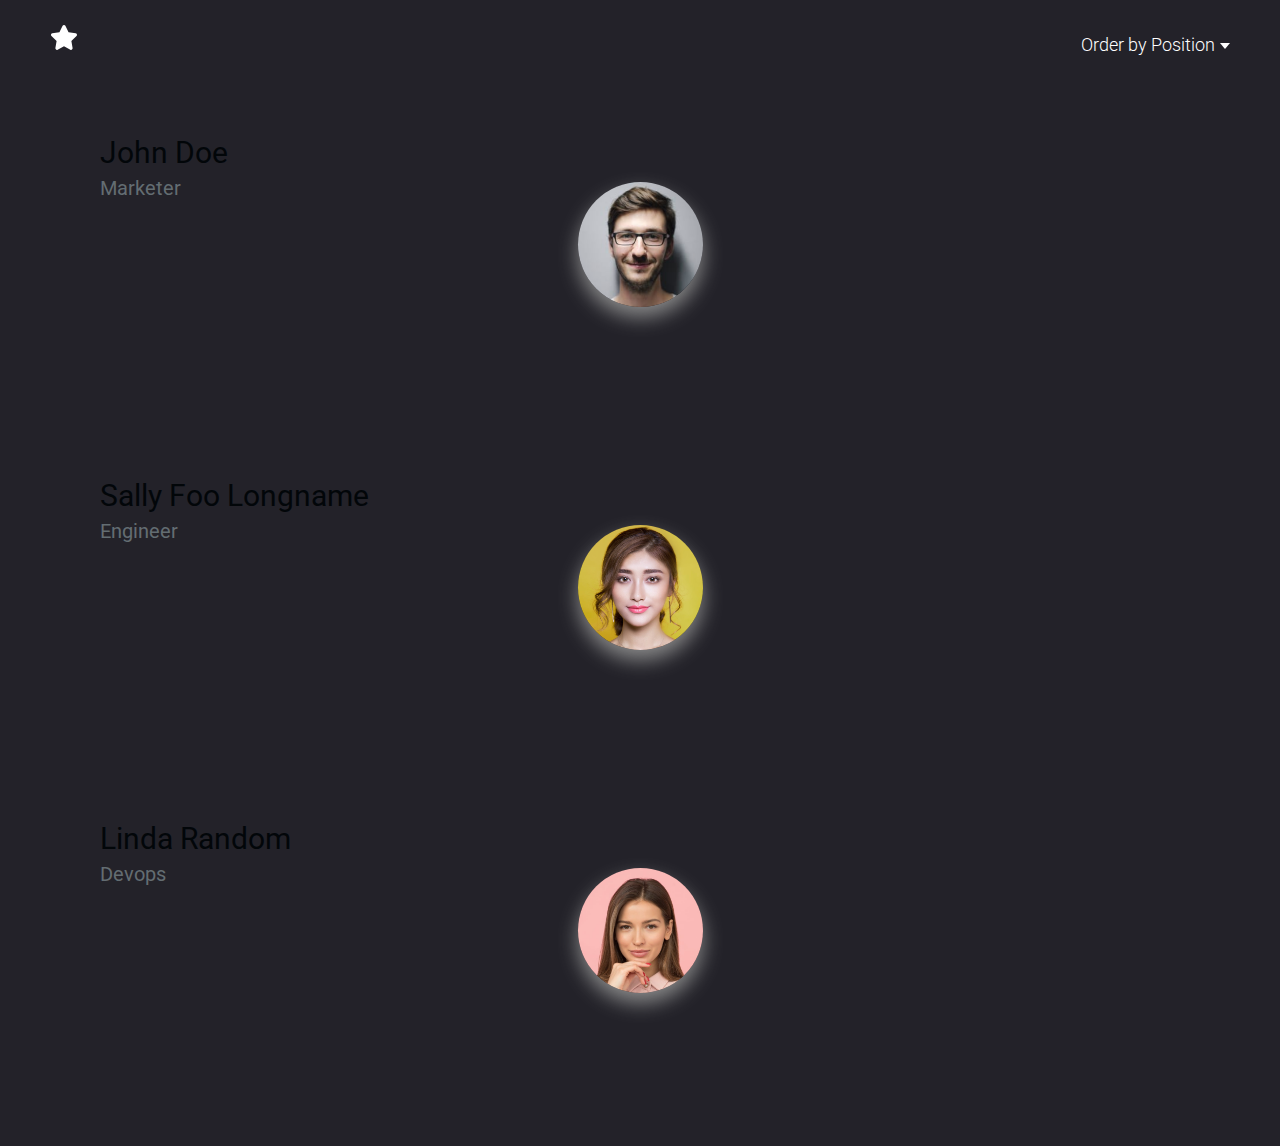
<file: index.html>
<!doctype html>
<html class="no-js" lang="">

<head>
  <meta charset="utf-8">
  <meta http-equiv="x-ua-compatible" content="ie=edge">
  <title>Auth0 Puzzle</title>
  <meta name="description" content="Auth0 Puzzle">
  <meta name="viewport" content="width=device-width, initial-scale=1, shrink-to-fit=no">
  <link rel="manifest" href="site.webmanifest">
  <link rel="apple-touch-icon" href="icon.png">
  <link rel="stylesheet" href="compiled_css/app.min.css">
  <link href="https://fonts.googleapis.com/css?family=Roboto:300,400,500,700" rel="stylesheet">
</head>

<body>
  <header>
    <div class="logo">
      <a href="#">
        <svg fill="red" xmlns="http://www.w3.org/2000/svg"
        viewBox="0 0 576 512">
        <path fill="white" d="M259.3 17.8L194 150.2 47.9 171.5c-26.2 3.8-36.7 36.1-17.7 54.6l105.7 103-25 145.5c-4.5 26.3 23.2 46 46.4 33.7L288 439.6l130.7 68.7c23.2 12.2 50.9-7.4 46.4-33.7l-25-145.5 105.7-103c19-18.5 8.5-50.8-17.7-54.6L382 150.2 316.7 17.8c-11.7-23.6-45.6-23.9-57.4 0z"/>
      </svg>
     </a>
    </div>
    <div class="order-by">
      <span>Order by Position</span><i class="caret down"></i>
    </div>
  </header><!-- .end / header -->
  <main>
    <div class="profile">
      <div class="profile__bg" style="background: url(https://images.unsplash.com/photo-1459331634008-76af2257a705?ixlib=rb-0.3.5&ixid=eyJhcHBfaWQiOjEyMDd9&s=85f9427e88cd112d7a4f9669e64fad47&auto=format&fit=crop&w=1653&q=80); no-repeat;"></div>
      <div class="profile__img" style="background: url(img/john.png);"></div>
      <div class="profile__data">
         <h2>John Doe</h2>
         <h4>Marketer</h4>
      </div>
    </div><!-- .end / profile -->
    <div class="profile">
      <div class="profile__bg" style="background: url(https://images.unsplash.com/photo-1525820280977-d53a4a8fd8e7?ixlib=rb-0.3.5&ixid=eyJhcHBfaWQiOjEyMDd9&s=3b536d8e94bdfe93f991539e6356ecfa&auto=format&fit=crop&w=1650&q=80); no-repeat;"></div>
      <div class="profile__img" style="background: url(img/linda.png);"></div>
      <div class="profile__data">
         <h2>Sally Foo Longname</h2>
         <h4>Engineer</h4>
      </div>
    </div><!-- .end / profile -->
    <div class="profile">
      <div class="profile__bg" style="background: url(https://images.unsplash.com/photo-1526589037994-d94b150d1b2e?ixlib=rb-0.3.5&ixid=eyJhcHBfaWQiOjF9&s=25373df5ec92b9f424164a55e4aff6c1&auto=format&fit=crop&w=1650&q=80); no-repeat;"></div>
      <div class="profile__img" style="background: url(img/sally.png);"></div>
      <div class="profile__data">
         <h2>Linda Random</h2>
         <h4>Devops</h4>
      </div>
    </div><!-- .end / profile -->
  </main><!-- .end / main -->
  <footer></footer><!-- .end / footer -->
</body>
</html>
</file>
<file: compiled_css/app.min.css>
/*! normalize.css v5.0.0 | MIT License | github.com/necolas/normalize.css */html{font-family:sans-serif;line-height:1.15;-ms-text-size-adjust:100%;-webkit-text-size-adjust:100%}body{margin:0}article,aside,footer,header,nav,section{display:block}h1{font-size:2em;margin:0.67em 0}figcaption,figure,main{display:block}figure{margin:1em 40px}hr{-webkit-box-sizing:content-box;box-sizing:content-box;height:0;overflow:visible}pre{font-family:monospace, monospace;font-size:1em}a{background-color:transparent;-webkit-text-decoration-skip:objects}a:active,a:hover{outline-width:0}abbr[title]{border-bottom:none;text-decoration:underline;-webkit-text-decoration:underline dotted;text-decoration:underline dotted}b,strong{font-weight:inherit}b,strong{font-weight:bolder}code,kbd,samp{font-family:monospace, monospace;font-size:1em}dfn{font-style:italic}mark{background-color:#ff0;color:#000}small{font-size:80%}sub,sup{font-size:75%;line-height:0;position:relative;vertical-align:baseline}sub{bottom:-0.25em}sup{top:-0.5em}audio,video{display:inline-block}audio:not([controls]){display:none;height:0}img{border-style:none}svg:not(:root){overflow:hidden}button,input,optgroup,select,textarea{font-family:sans-serif;font-size:100%;line-height:1.15;margin:0}button,input{overflow:visible}button,select{text-transform:none}button,html [type="button"],[type="reset"],[type="submit"]{-webkit-appearance:button}button::-moz-focus-inner,[type="button"]::-moz-focus-inner,[type="reset"]::-moz-focus-inner,[type="submit"]::-moz-focus-inner{border-style:none;padding:0}button:-moz-focusring,[type="button"]:-moz-focusring,[type="reset"]:-moz-focusring,[type="submit"]:-moz-focusring{outline:1px dotted ButtonText}fieldset{border:1px solid #c0c0c0;margin:0 2px;padding:0.35em 0.625em 0.75em}legend{-webkit-box-sizing:border-box;box-sizing:border-box;color:inherit;display:table;max-width:100%;padding:0;white-space:normal}progress{display:inline-block;vertical-align:baseline}textarea{overflow:auto}[type="checkbox"],[type="radio"]{-webkit-box-sizing:border-box;box-sizing:border-box;padding:0}[type="number"]::-webkit-inner-spin-button,[type="number"]::-webkit-outer-spin-button{height:auto}[type="search"]{-webkit-appearance:textfield;outline-offset:-2px}[type="search"]::-webkit-search-cancel-button,[type="search"]::-webkit-search-decoration{-webkit-appearance:none}::-webkit-file-upload-button{-webkit-appearance:button;font:inherit}details,menu{display:block}summary{display:list-item}canvas{display:inline-block}template{display:none}[hidden]{display:none}.clearfix::after{clear:both;content:'';display:table}h2{font-weight:400;margin:0px;color:#020609;font-size:1.5em}@media only screen and (max-width: 768px){h2{font-size:1.2em;width:200px;white-space:nowrap;overflow:hidden;text-overflow:ellipsis}}h4{font-weight:400;margin:0px;color:#636d72;font-size:1em}@media only screen and (max-width: 768px){h4{font-size:0.9em}}html{-webkit-box-sizing:border-box;box-sizing:border-box}body{color:#666;font:normal 125%/1.4 "Roboto",sans-serif}*,*::before,*::after{-webkit-box-sizing:inherit;box-sizing:inherit}a{color:#4090FE;text-decoration:none}a:hover,a:active,a:focus{color:#FF3660;text-decoration:underline}body{background:#232229}@media only screen and (max-width: 768px){body{background:#fff;display:-webkit-box;display:-ms-flexbox;display:flex;-webkit-box-orient:vertical;-webkit-box-direction:reverse;-ms-flex-direction:column-reverse;flex-direction:column-reverse;padding-top:80px}}main{display:flexbox;-webkit-box-flex:1;-ms-flex:1;flex:1;-webkit-box-orient:vertical;-webkit-box-direction:normal;-ms-flex-direction:column;flex-direction:column;min-height:100%;background:#232229;padding:0px 50px 35px 50px}@media only screen and (max-width: 768px){main{max-height:620px;overflow:scroll;padding:0px 15px}}header{display:-webkit-box;display:-ms-flexbox;display:flex;-webkit-box-pack:end;-ms-flex-pack:end;justify-content:flex-end;padding:25px 50px;background:#232229}@media only screen and (max-width: 768px){header{-webkit-box-align:center;-ms-flex-align:center;align-items:center;-webkit-box-pack:center;-ms-flex-pack:center;justify-content:center;padding-top:0px;background:#ffffff}}header .logo{margin-right:auto;width:28px;height:auto;z-index:9999}@media only screen and (max-width: 768px){header .logo{position:absolute;display:block;top:0px;left:50%;padding-top:25px;-webkit-transform:translateX(-50%);transform:translateX(-50%)}}header .order-by{font-weight:300;color:#fff;font-size:0.9em;padding-top:7px;cursor:pointer}header .order-by span{display:inline-block}@media only screen and (max-width: 768px){header .order-by{padding-top:20px;color:#000}}i{display:inline-block;width:0;height:0px;position:relative;top:-2px;margin-left:5px;border-left:5px solid transparent;border-right:5px solid transparent;border-top:6px solid #ffffff}@media only screen and (max-width: 650px){i{border-top:6px solid #232229}}@media only screen and (max-width: 768px){footer{position:absolute;top:0px;left:0px;background:#232229;width:100%;height:80px;z-index:9}}.profile{display:-webkit-box;display:-ms-flexbox;display:flex;-webkit-box-orient:vertical;-webkit-box-direction:normal;-ms-flex-direction:column;flex-direction:column;-webkit-box-pack:center;-ms-flex-pack:center;justify-content:center;-webkit-box-align:center;-ms-flex-align:center;align-items:center;width:100%;height:325px;position:relative;overflow:hidden;z-index:9999;border-radius:5px;margin-bottom:18px}@media only screen and (max-width: 768px){.profile{margin-bottom:15px}}.profile__bg{position:absolute;top:0;left:0;display:block;width:100%;height:100%;z-index:-1;-webkit-filter:blur(6px);filter:blur(6px);background-size:cover !important;background-position:100% 100% !important}.profile__img{width:125px;height:125px;border-radius:100%;display:-webkit-box;display:-ms-flexbox;display:flex;-webkit-box-orient:vertical;-webkit-box-direction:normal;-ms-flex-direction:column;flex-direction:column;text-align:center;-webkit-box-shadow:0px 10px 20px 0px #898989;box-shadow:0px 10px 20px 0px #898989;background-position:center !important;background-size:cover !important}.profile__data{position:absolute;top:50px;left:50px}@media only screen and (max-width: 768px){.profile__data{margin-top:20px;position:relative;display:block;top:0px;left:0px;text-align:center}}
/*# sourceMappingURL=app.min.css.map */
</file>
